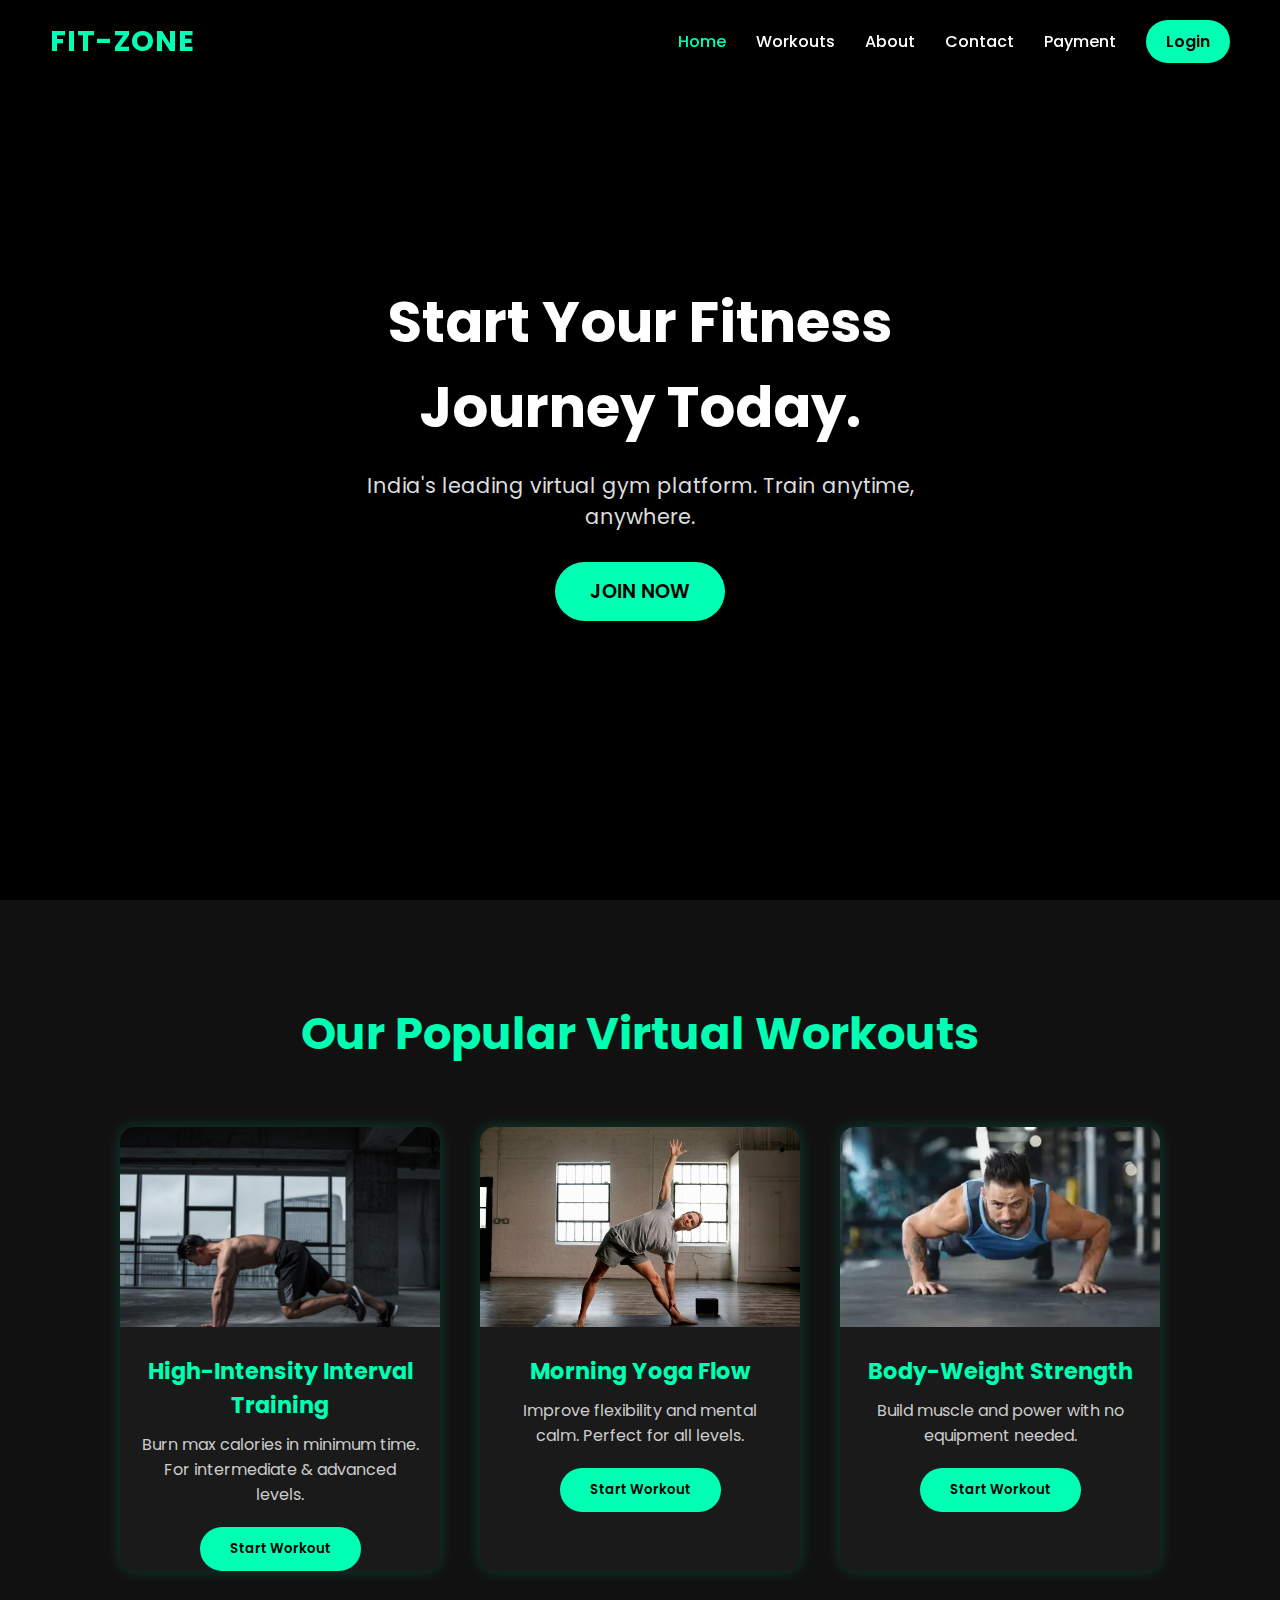
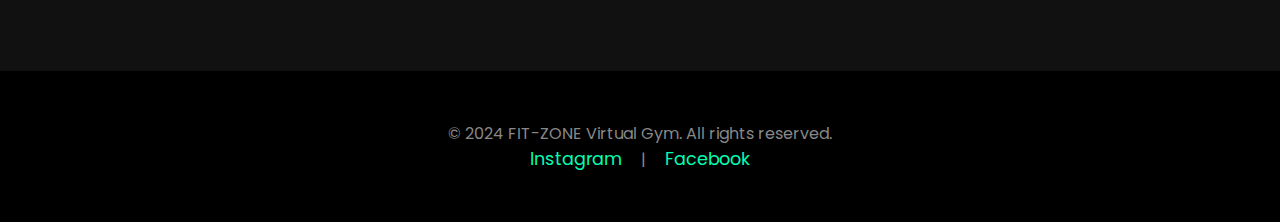
<file: index.html>
<!DOCTYPE html>
<html lang="en">
<head>
  <meta charset="UTF-8">
  <meta name="viewport" content="width=device-width, initial-scale=1.0">
  <title>FIT-ZONE | Virtual Gym</title>
  <link href="https://fonts.googleapis.com/css2?family=Montserrat:wght@400;700&family=Poppins:wght@300;400;600&display=swap" rel="stylesheet">
  
  <style>
    *{margin:0;padding:0;box-sizing:border-box;font-family:'Poppins',sans-serif}
    body{background:#000;color:#fff;overflow-x:hidden}

    /* HEADER - Clean version */
    header{display:flex;justify-content:space-between;align-items:center;padding:20px 50px;background:rgba(0,0,0,0.85);position:fixed;width:100%;top:0;z-index:1000;backdrop-filter:blur(10px)}
    .logo{font-size:1.8rem;font-weight:700;color:#00ffb3;letter-spacing:1px;text-decoration:none}
    nav ul{list-style:none;display:flex;gap:30px;align-items:center}
    nav ul li a{text-decoration:none;color:#fff;font-weight:500;font-size:1rem;transition:.3s;padding:8px 0}
    nav ul li a:hover, nav ul li a.active{color:#00ffb3}
    .cta-btn{background:#00ffb3;color:#000!important;padding:10px 20px;border-radius:30px;font-weight:600}
    .hamburger{display:none;cursor:pointer;font-size:1.8rem;color:#00ffb3}

    @media (max-width:868px){
      .hamburger{display:block}
      nav ul{position:fixed;top:70px;left:-100%;width:100%;height:100vh;background:rgba(0,0,0,0.98);flex-direction:column;justify-content:start;align-items:center;padding-top:60px;transition:left .4s ease;gap:40px;font-size:1.4rem}
      nav ul.active{left:0}
      nav ul li a{font-size:1.3rem}
      header{padding:15px 25px}
      .logo{font-size:1.6rem}
    }

    /* HERO */
    .hero-section{position:relative;height:100vh;background:url('https://images.unsplash.com/photo-1517836357463-d25dfeac3438?auto=format&fit=crop&w=1920&q=80') center/cover;display:flex;align-items:center;justify-content:center;text-align:center}
    .hero-section::before{content:"";position:absolute;top:0;left:0;width:100%;height:100%;background:rgba(0,0,0,0.6)}
    .hero-content{position:relative;z-index:1;max-width:700px;padding:20px}
    .hero-content h1{font-size:3.5rem;margin-bottom:20px}
    .hero-content p{font-size:1.3rem;margin-bottom:30px;color:#ddd}
    .main-cta{background:#00ffb3;color:#000;padding:15px 35px;border-radius:30px;text-decoration:none;font-weight:600;font-size:1.2rem;transition:.3s;display:inline-block}
    .main-cta:hover{background:#00d49a;transform:scale(1.05)}

    /* WORKOUTS */
    .workouts-section{padding:100px 20px;background:#111;text-align:center}
    .workouts-section h2{font-size:2.8rem;color:#00ffb3;margin-bottom:60px}
    .card-container{display:flex;flex-wrap:wrap;justify-content:center;gap:40px;max-width:1300px;margin:0 auto}
    .workout-card{background:#1a1a1a;border-radius:15px;width:320px;overflow:hidden;box-shadow:0 0 15px rgba(0,255,179,0.2);transition:.4s}
    .workout-card:hover{transform:translateY(-12px);box-shadow:0 0 25px rgba(0,255,179,0.4)}
    .workout-card img{width:100%;height:200px;object-fit:cover}
    .workout-card h3{margin:20px 0 10px;color:#00ffb3;font-size:1.4rem}
    .workout-card p{padding:0 20px;color:#ccc;margin-bottom:20px}
    .card-btn{background:#00ffb3;color:#000;border:none;padding:12px 30px;border-radius:30px;font-weight:600;cursor:pointer;transition:.3s}
    .card-btn:hover{background:#00d49a}

    /* FOOTER */
    .footer{background:#000;text-align:center;padding:50px 20px;color:#888}
    .footer .social-links a{color:#00ffb3;margin:0 15px;text-decoration:none;font-size:1.1rem}

    @media (max-width:768px){
      .hero-content h1{font-size:2.8rem}
      .workouts-section h2{font-size:2.3rem}
    }
    @media (max-width:480px){
      .hero-content h1{font-size:2.3rem}
      .hero-content p{font-size:1.1rem}
      .workout-card{width:100%;max-width:340px}
    }
  </style>
</head>
<body>

  <!-- HEADER - Clean: Logo + Hamburger only on mobile -->
  <header>
    <a href="index.html" class="logo">FIT-ZONE</a>

    <nav>
      <ul id="navMenu">
        <li><a href="index.html" class="active">Home</a></li>
        <li><a href="more.html">Workouts</a></li>
        <li><a href="about.html">About</a></li>
        <li><a href="contact.html">Contact</a></li>
        <li><a href="payment.html">Payment</a></li>
        <li><a href="login.html" class="cta-btn">Login</a></li>
      </ul>
    </nav>
    <div class="hamburger" onclick="toggleMenu()">☰</div>
  </header>

  <!-- HERO -->
  <section class="hero-section">
    <div class="hero-content">
      <h1>Start Your Fitness Journey Today.</h1>
      <p>India's leading virtual gym platform. Train anytime, anywhere.</p>
      <a href="login.html" class="main-cta">JOIN NOW</a>
    </div>
  </section>

  <!-- WORKOUTS -->
  <section class="workouts-section">
    <h2>Our Popular Virtual Workouts</h2>
    <div class="card-container">
      <div class="workout-card">
        <img src="./Images/high-intensity-interval-training-HIIT-1024x576.png" alt="HIIT">
        <h3>High-Intensity Interval Training</h3>
        <p>Burn max calories in minimum time. For intermediate & advanced levels.</p>
        <button class="card-btn">Start Workout</button>
      </div>
      <div class="workout-card">
        <img src="./Images/Morning-Power-Yoga_FLOW_2.jpg" alt="Yoga">
        <h3>Morning Yoga Flow</h3>
        <p>Improve flexibility and mental calm. Perfect for all levels.</p>
        <button class="card-btn">Start Workout</button>
      </div>
      <div class="workout-card">
        <img src="./Images/OIP.webp" alt="Strength">
        <h3>Body-Weight Strength</h3>
        <p>Build muscle and power with no equipment needed.</p>
        <button class="card-btn">Start Workout</button>
      </div>
    </div>
  </section>

  <!-- FOOTER -->
  <footer class="footer">
    <p>© 2024 FIT-ZONE Virtual Gym. All rights reserved.</p>
    <div class="social-links">
      <a href="#">Instagram</a> | <a href="#">Facebook</a>
    </div>
  </footer>

  <!-- SCRIPT -->
  <script>
    function toggleMenu() {
      document.getElementById("navMenu").classList.toggle("active");
    }
    document.querySelectorAll("#navMenu a").forEach(link => {
      link.addEventListener("click", () => {
        document.getElementById("navMenu").classList.remove("active");
      });
    });
  </script>
</body>
</html>
</file>
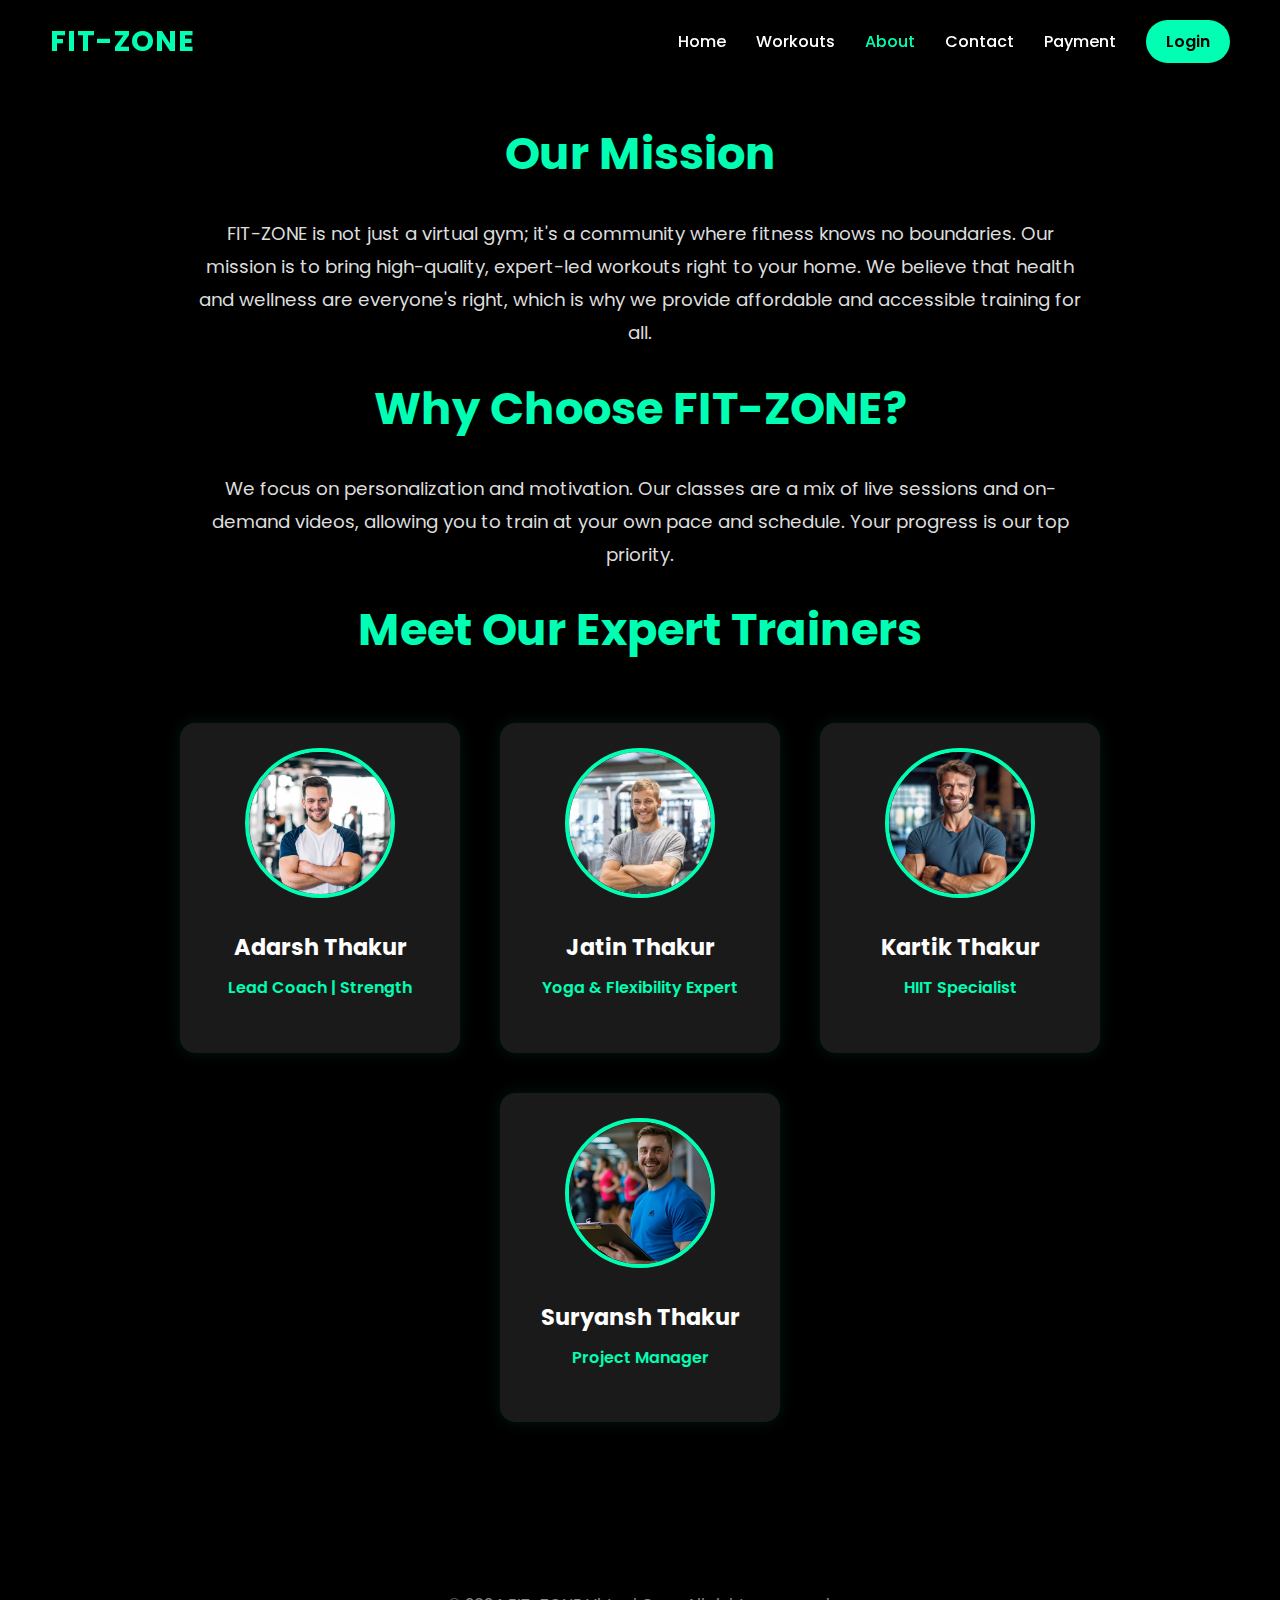
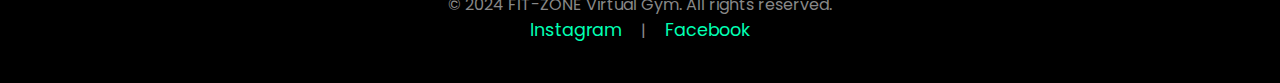
<file: about.html>
<!DOCTYPE html>
<html lang="en">
<head>
  <meta charset="UTF-8">
  <meta name="viewport" content="width=device-width, initial-scale=1.0">
  <title>About Us | FIT-ZONE</title>

  <!-- Google Fonts -->
  <link href="https://fonts.googleapis.com/css2?family=Montserrat:wght@400;700&family=Poppins:wght@300;400;600&display=swap" rel="stylesheet">

  <style>
    *{margin:0;padding:0;box-sizing:border-box;font-family:'Poppins',sans-serif}
    body{background:#000;color:#fff;overflow-x:hidden}
    
    /* HEADER & NAV */
    header{display:flex;justify-content:space-between;align-items:center;padding:20px 50px;background:rgba(0,0,0,0.85);position:fixed;width:100%;top:0;z-index:1000;backdrop-filter:blur(10px)}
    .logo{font-size:1.8rem;font-weight:700;color:#00ffb3;letter-spacing:1px;text-decoration:none}
    nav ul{list-style:none;display:flex;gap:30px;align-items:center}
    nav ul li a{text-decoration:none;color:#fff;font-weight:500;font-size:1rem;transition:.3s;padding:8px 0}
    nav ul li a:hover, nav ul li a.active{color:#00ffb3}
    .cta-btn{background:#00ffb3;color:#000!important;padding:10px 20px!important;border-radius:30px;font-weight:600}
    .hamburger{display:none;cursor:pointer;font-size:1.8rem;color:#00ffb3}

    @media (max-width:868px){
      .hamburger{display:block}
      nav ul{position:fixed;top:70px;left:-100%;width:100%;height:100vh;background:rgba(0,0,0,0.98);flex-direction:column;justify-content:start;align-items:center;padding-top:60px;transition:left .4s ease;gap:40px;font-size:1.4rem}
      nav ul.active{left:0}
      nav ul li a{font-size:1.3rem}
      header{padding:15px 25px}
      .logo{font-size:1.6rem}
    }

    /* ABOUT PAGE CONTENT */
    .page-content{
      padding: 120px 5% 80px;
      max-width: 1200px;
      margin: 0 auto;
      text-align: center;
    }
    .page-content h2{
      font-size: 2.8rem;
      color: #00ffb3;
      margin-bottom: 30px;
    }
    .page-content p{
      font-size: 1.15rem;
      line-height: 1.8;
      color: #ddd;
      margin-bottom: 25px;
      max-width: 900px;
      margin-left: auto;
      margin-right: auto;
    }
    .team-grid{
      display: flex;
      flex-wrap: wrap;
      justify-content: center;
      gap: 40px;
      margin-top: 60px;
    }
    .team-member{
      background: #1a1a1a;
      padding: 25px;
      border-radius: 15px;
      width: 280px;
      transition: 0.3s;
      box-shadow: 0 0 15px rgba(0,255,179,0.1);
    }
    .team-member:hover{
      transform: translateY(-10px);
      box-shadow: 0 0 20px rgba(0,255,179,0.3);
    }
    .team-member img{
      width: 150px;
      height: 150px;
      border-radius: 50%;
      object-fit: cover;
      border: 4px solid #00ffb3;
      margin-bottom: 15px;
    }
    .team-member h3{
      font-size: 1.4rem;
      margin: 10px 0;
      color: #fff;
    }
    .team-member p{
      color: #00ffb3;
      font-weight: 600;
      font-size: 1rem;
    }

    /* FOOTER */
    .footer{
      background:#000;
      text-align:center;
      padding:40px 20px;
      color:#888;
      margin-top: 50px;
    }
    .footer .social-links a{
      color:#00ffb3;
      margin:0 15px;
      text-decoration:none;
      font-size:1.1rem;
    }

    /* Mobile Responsive */
    @media (max-width:768px){
      .page-content h2{font-size:2.2rem}
      .page-content p{font-size:1.05rem}
      .team-member{width:100%;max-width:320px}
    }
    @media (max-width:480px){
      .page-content{padding:100px 5% 60px}
      .page-content h2{font-size:1.9rem}
      .team-member img{width:130px;height:130px}
    }
  </style>
</head>
<body>

  <!-- HEADER -->
  <header>
    <a href="index.html" class="logo">FIT-ZONE</a>
    <nav>
      <ul id="navMenu">
        <li><a href="index.html">Home</a></li>
        <li><a href="more.html">Workouts</a></li>
        <li><a href="about.html" class="active">About</a></li>
        <li><a href="contact.html">Contact</a></li>
        <li><a href="payment.html">Payment</a></li>
        <li><a href="login.html" class="cta-btn">Login</a></li>
      </ul>
    </nav>
    <div class="hamburger" onclick="toggleMenu()">☰</div>
  </header>

  <!-- ABOUT CONTENT -->
  <section class="page-content">
    <h2>Our Mission</h2>
    <p>FIT-ZONE is not just a virtual gym; it's a community where fitness knows no boundaries. Our mission is to bring high-quality, expert-led workouts right to your home. We believe that health and wellness are everyone's right, which is why we provide affordable and accessible training for all.</p>
    
    <h2>Why Choose FIT-ZONE?</h2>
    <p>We focus on personalization and motivation. Our classes are a mix of live sessions and on-demand videos, allowing you to train at your own pace and schedule. Your progress is our top priority.</p>

    <h2>Meet Our Expert Trainers</h2>
    <div class="team-grid">
      <div class="team-member">
        <img src="./Images/istockphoto-1144821170-612x612.jpg" alt="Adarsh Thakur">
        <h3>Adarsh Thakur</h3>
        <p>Lead Coach | Strength</p>
      </div>
      <div class="team-member">
        <img src="./Images/istockphoto-1072395722-612x612.jpg" alt="Jatin Thakur">
        <h3>Jatin Thakur</h3>
        <p>Yoga & Flexibility Expert</p>
      </div>
      <div class="team-member">
        <img src="./Images/1000_F_672563465_dmgzfNuJEt2XErObJv18qdlJnS28zr3U.jpg" alt="Kartik Thakur">
        <h3>Kartik Thakur</h3>
        <p>HIIT Specialist</p>
      </div>
      <div class="team-member">
        <img src="./Images/personal-trainer-workout-gym_1128603-33702.jpg" alt="Suryansh Thakur">
        <h3>Suryansh Thakur</h3>
        <p>Project Manager</p>
      </div>
    </div>
  </section>

  <!-- FOOTER -->
  <footer class="footer">
    <p>© 2024 FIT-ZONE Virtual Gym. All rights reserved.</p>
    <div class="social-links">
      <a href="#">Instagram</a> | <a href="#">Facebook</a>
    </div>
  </footer>

  <!-- JavaScript for Hamburger -->
  <script>
    function toggleMenu() {
      document.getElementById("navMenu").classList.toggle("active");
    }
    document.querySelectorAll("#navMenu a").forEach(link => {
      link.addEventListener("click", () => {
        document.getElementById("navMenu").classList.remove("active");
      });
    });
  </script>

</body>
</html>
</file>
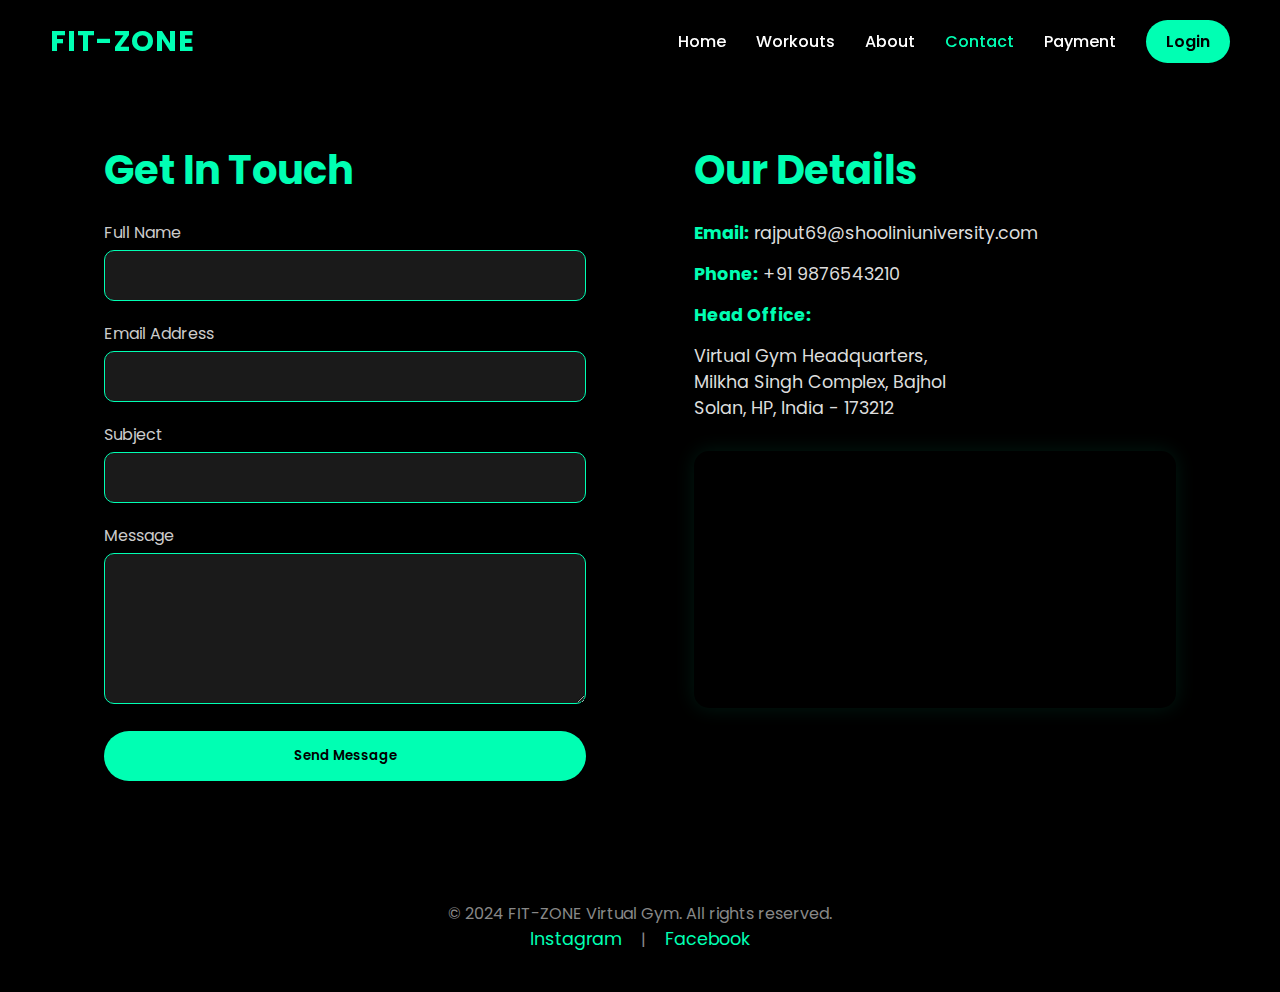
<file: contact.html>
<!DOCTYPE html>
<html lang="en">
<head>
  <meta charset="UTF-8">
  <meta name="viewport" content="width=device-width, initial-scale=1.0">
  <title>Contact Us | FIT-ZONE</title>

  <!-- Google Fonts -->
  <link href="https://fonts.googleapis.com/css2?family=Montserrat:wght@400;700&family=Poppins:wght@300;400;600&display=swap" rel="stylesheet">

  <style>
    *{margin:0;padding:0;box-sizing:border-box;font-family:'Poppins',sans-serif}
    body{background:#000;color:#fff;overflow-x:hidden}

    /* HEADER & NAV - SAME AS INDEX */
    header{display:flex;justify-content:space-between;align-items:center;padding:20px 50px;background:rgba(0,0,0,0.85);position:fixed;width:100%;top:0;z-index:1000;backdrop-filter:blur(10px)}
    .logo{font-size:1.8rem;font-weight:700;color:#00ffb3;letter-spacing:1px;text-decoration:none}
    nav ul{list-style:none;display:flex;gap:30px;align-items:center}
    nav ul li a{text-decoration:none;color:#fff;font-weight:500;font-size:1rem;transition:.3s;padding:8px 0}
    nav ul li a:hover, nav ul li a.active{color:#00ffb3}
    .cta-btn{background:#00ffb3;color:#000!important;padding:10px 20px!important;border-radius:30px;font-weight:600}
    .hamburger{display:none;cursor:pointer;font-size:1.8rem;color:#00ffb3}

    @media (max-width:868px){
      .hamburger{display:block}
      nav ul{position:fixed;top:70px;left:-100%;width:100%;height:100vh;background:rgba(0,0,0,0.98);flex-direction:column;justify-content:start;align-items:center;padding-top:60px;transition:left .4s ease;gap:40px;font-size:1.4rem}
      nav ul.active{left:0}
      nav ul li a{font-size:1.3rem}
      header{padding:15px 25px}
      .logo{font-size:1.6rem}
    }

    /* CONTACT PAGE CONTENT */
    .contact-container{
      display: flex;
      justify-content: space-between;
      gap: 50px;
      padding: 140px 5% 80px;
      max-width: 1200px;
      margin: 0 auto;
    }
    .contact-info, .contact-form-area{
      flex-basis: 45%;
    }
    .contact-form-area h2, .contact-info h2{
      font-size: 2.5rem;
      color: #00ffb3;
      margin-bottom: 20px;
    }
    .contact-info p{
      margin-bottom: 15px;
      font-size: 1.1rem;
      color: #ddd;
    }
    .contact-info strong{
      color: #00ffb3;
    }
    .input-group{
      margin-bottom: 20px;
    }
    .input-group label{
      display: block;
      margin-bottom: 5px;
      color: #ccc;
    }
    .input-group input, .input-group textarea{
      width: 100%;
      padding: 12px;
      border: 1px solid #00ffb3;
      border-radius: 10px;
      background: #1a1a1a;
      color: #fff;
      font-size: 1rem;
      transition: 0.3s;
    }
    .input-group input:focus, .input-group textarea:focus{
      outline: none;
      box-shadow: 0 0 10px rgba(0,255,179,0.3);
    }
    .main-cta{
      background: #00ffb3;
      color: #000;
      border: none;
      padding: 15px 30px;
      border-radius: 30px;
      font-weight: 600;
      cursor: pointer;
      width: 100%;
      transition: 0.3s;
    }
    .main-cta:hover{
      background: #00d49a;
      transform: scale(1.05);
    }
    .map-container{
      margin-top: 30px;
      border-radius: 15px;
      overflow: hidden;
      box-shadow: 0 0 20px rgba(0,255,179,0.1);
    }
    .map-container iframe{
      width: 100%;
      height: 250px;
      border: none;
    }

    /* FOOTER */
    .footer{
      background:#000;
      text-align:center;
      padding:40px 20px;
      color:#888;
    }
    .footer .social-links a{
      color:#00ffb3;
      margin:0 15px;
      text-decoration:none;
      font-size:1.1rem;
    }

    /* Responsive */
    @media (max-width:768px){
      .contact-container{flex-direction:column;gap:30px;padding:120px 5% 60px}
      .contact-info, .contact-form-area{flex-basis:100%}
      .contact-form-area h2, .contact-info h2{font-size:1.8rem}
      .contact-info p{font-size:1rem}
      .map-container iframe{height:200px}
    }
    @media (max-width:480px){
      .contact-container{padding:100px 4% 40px;gap:20px}
      .contact-form-area h2, .contact-info h2{font-size:1.5rem}
      .input-group input, .input-group textarea{padding:10px;font-size:0.95rem}
      .main-cta{padding:12px;font-size:0.95rem}
      .map-container iframe{height:180px}
    }
  </style>
</head>
<body>

  <!-- HEADER -->
  <header>
    <a href="index.html" class="logo">FIT-ZONE</a>
    <nav>
      <ul id="navMenu">
        <li><a href="index.html">Home</a></li>
        <li><a href="more.html">Workouts</a></li>
        <li><a href="about.html">About</a></li>
        <li><a href="contact.html" class="active">Contact</a></li>
        <li><a href="payment.html">Payment</a></li>
        <li><a href="login.html" class="cta-btn">Login</a></li>
      </ul>
    </nav>
    <div class="hamburger" onclick="toggleMenu()">☰</div>
  </header>

  <!-- CONTACT CONTENT -->
  <section class="contact-container">
    <div class="contact-form-area">
      <h2>Get In Touch</h2>
      <form>
        <div class="input-group">
          <label for="name">Full Name</label>
          <input type="text" id="name" required>
        </div>
        <div class="input-group">
          <label for="email">Email Address</label>
          <input type="email" id="email" required>
        </div>
        <div class="input-group">
          <label for="subject">Subject</label>
          <input type="text" id="subject" required>
        </div>
        <div class="input-group">
          <label for="message">Message</label>
          <textarea id="message" rows="5" required></textarea>
        </div>
        <button type="submit" class="main-cta">Send Message</button>
      </form>
    </div>

    <div class="contact-info">
      <h2>Our Details</h2>
      <p><strong>Email:</strong> rajput69@shooliniuniversity.com</p>
      <p><strong>Phone:</strong> +91 9876543210</p>
      <p><strong>Head Office:</strong></p>
      <p>Virtual Gym Headquarters,<br>
         Milkha Singh Complex, Bajhol <br>
         Solan, HP, India - 173212</p>
      <div class="map-container">
        <iframe src="https://www.google.com/maps/embed?pb=!1m18!1m12!1m3!1d3393.187383674684!2d77.1082697!3d30.8872688!2m3!1f0!2f0!3f0!3m2!1i1024!2i768!4f13.1!3m3!1m2!1s0x39058b7352352937%3A0x1d3f2372e9a7246b!2sShoolini%20University%20of%20Biotechnology%20and%20Management%20Sciences!5e0!3m2!1sen!en!4v1635398400000!5m2!1sen!en" allowfullscreen="" loading="lazy"></iframe>
      </div>
    </div>
  </section>

  <!-- FOOTER -->
  <footer class="footer">
    <p>© 2024 FIT-ZONE Virtual Gym. All rights reserved.</p>
    <div class="social-links">
      <a href="#">Instagram</a> | <a href="#">Facebook</a>
    </div>
  </footer>

  <!-- Hamburger Menu Script -->
  <script>
    function toggleMenu() {
      document.getElementById("navMenu").classList.toggle("active");
    }
    document.querySelectorAll("#navMenu a").forEach(link => {
      link.addEventListener("click", () => {
        document.getElementById("navMenu").classList.remove("active");
      });
    });
  </script>

</body>
</html>
</file>
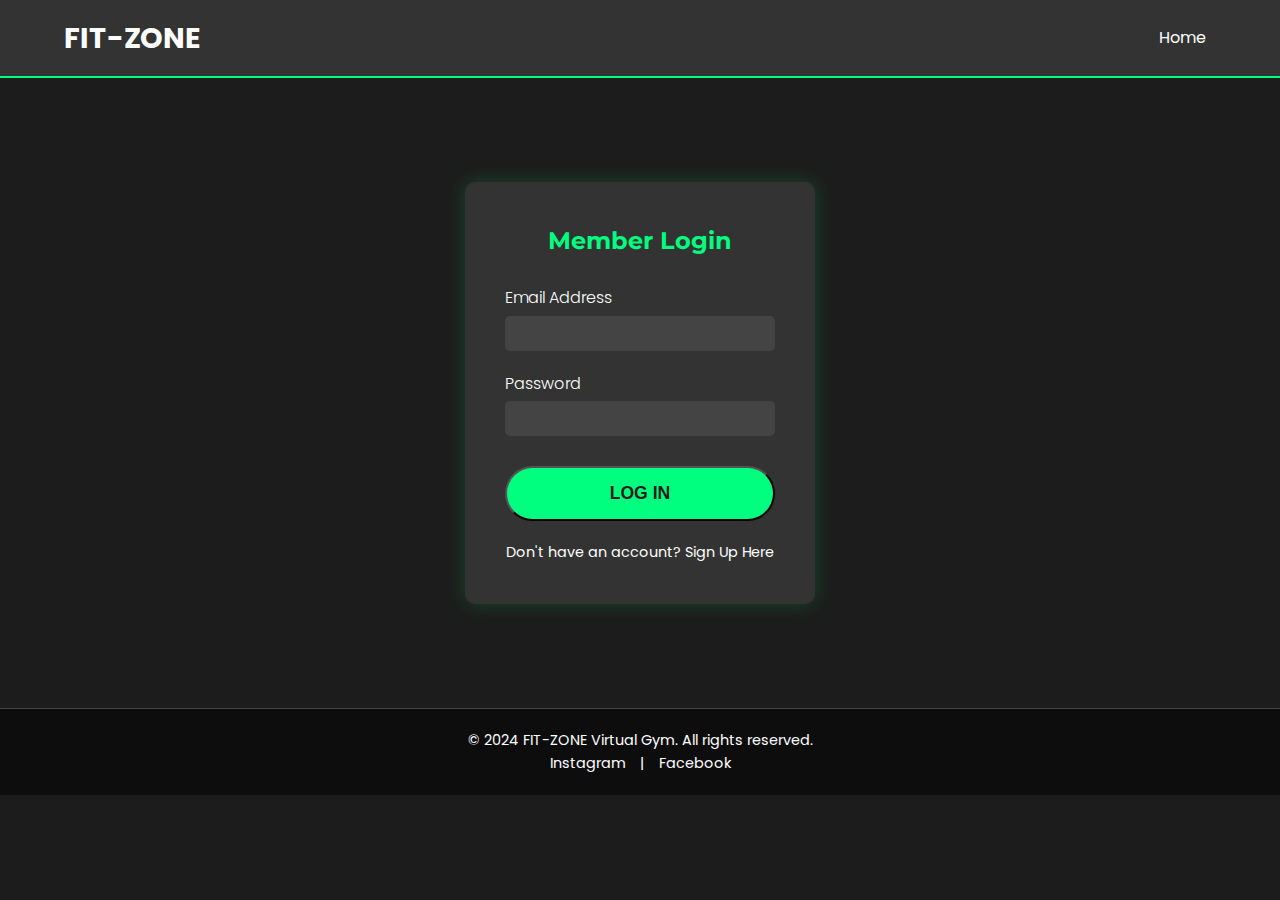
<file: login.html>
<!DOCTYPE html>
<html lang="en">
<head>
    <meta charset="UTF-8">
    <meta name="viewport" content="width=device-width, initial-scale=1.0">
    <title>Login | FIT-ZONE</title>
    <link rel="stylesheet" href="css/style.css">
    <link href="https://fonts.googleapis.com/css2?family=Montserrat:wght@400;700&family=Poppins:wght@300;400&display=swap" rel="stylesheet">
</head>
<body>
    <header class="header">
        <div class="logo"><a href="index.html">FIT-ZONE</a></div>
        <nav>
            <ul>
                <li><a href="index.html">Home</a></li>
            </ul>
        </nav>
    </header>

    <section class="login-container">
        <div class="login-form-box">
            <h2>Member Login</h2>
            <form>
                <div class="input-group">
                    <label for="email">Email Address</label>
                    <input type="email" id="email" required>
                </div>
                <div class="input-group">
                    <label for="password">Password</label>
                    <input type="password" id="password" required>
                </div>
                <button type="submit" class="main-cta">Log In</button>
            </form>
            <p class="signup-link">Don't have an account? <a href="#">Sign Up Here</a></p>
        </div>
    </section>

    <footer class="footer">
        <p>&copy; 2024 FIT-ZONE Virtual Gym. All rights reserved.</p>
        <div class="social-links">
            <a href="#">Instagram</a> | <a href="#">Facebook</a>
        </div>
    </footer>
</body>
</html>
</file>
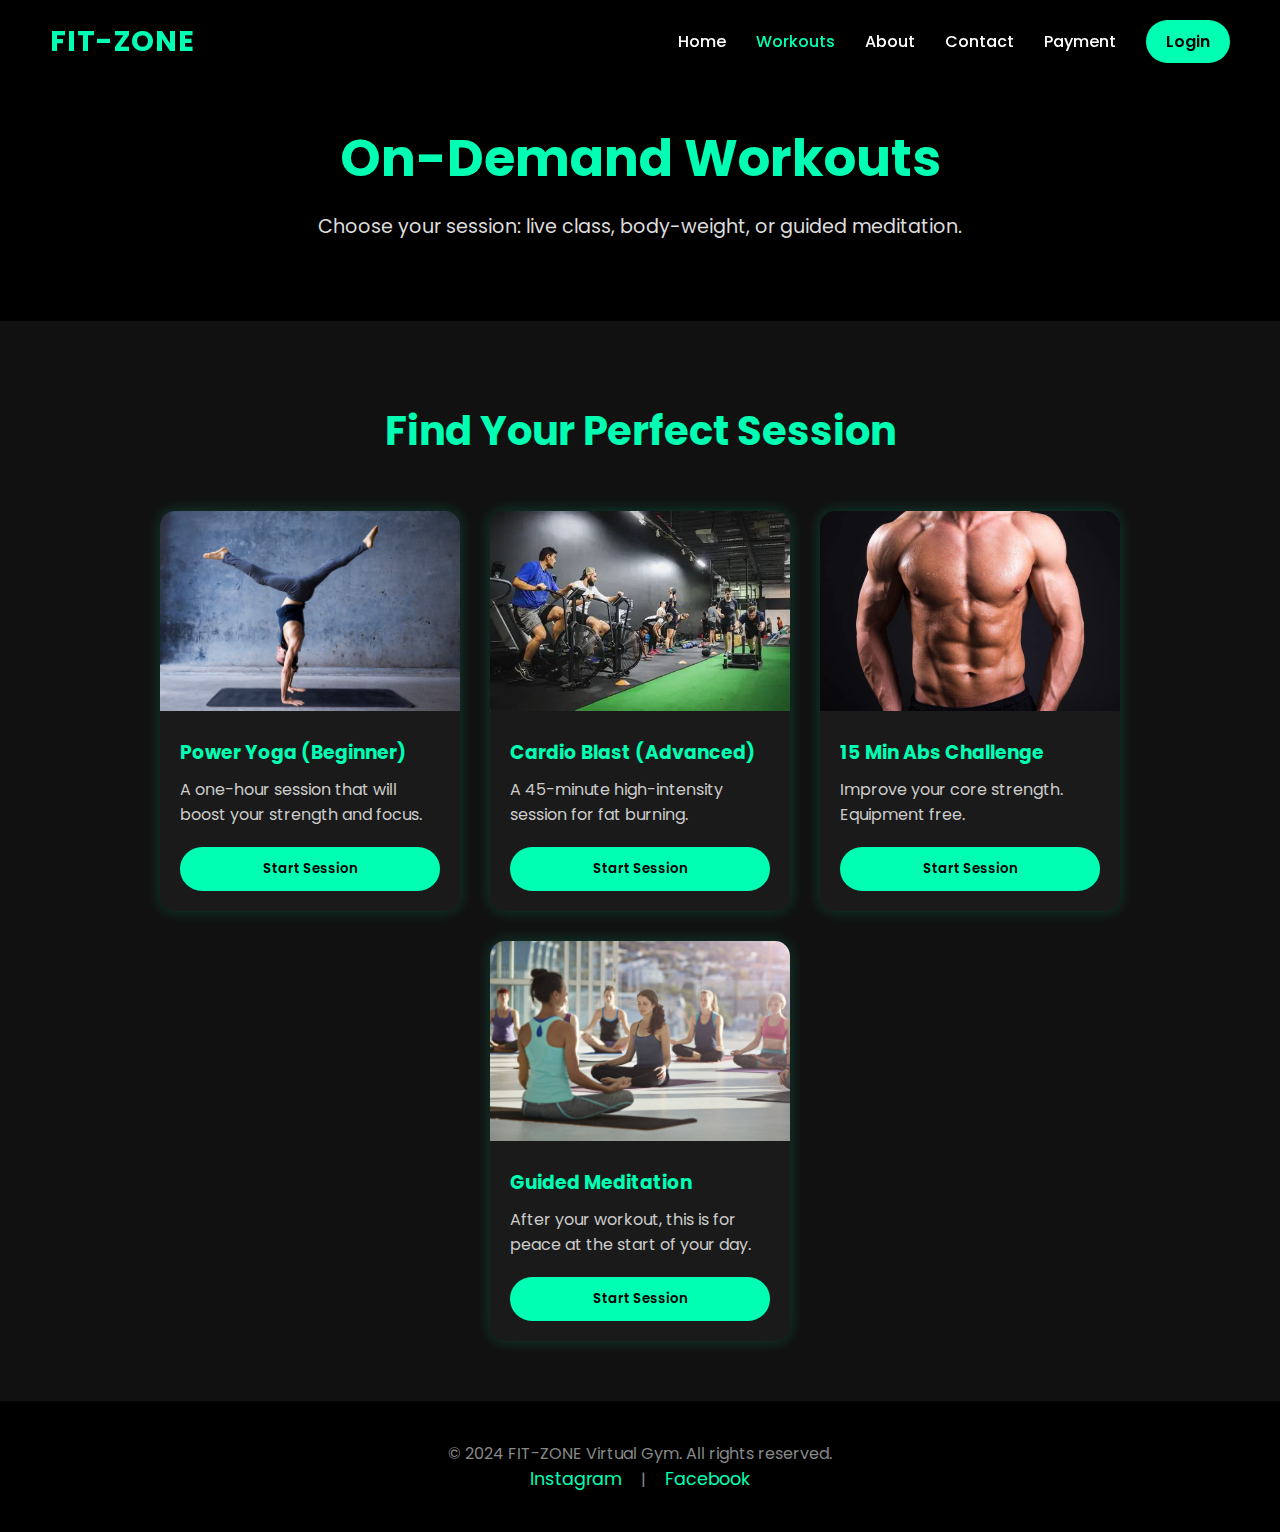
<file: more.html>
<!DOCTYPE html>
<html lang="en">
<head>
  <meta charset="UTF-8">
  <meta name="viewport" content="width=device-width, initial-scale=1.0">
  <title>Workouts & Classes | FIT-ZONE</title>

  <!-- Google Fonts -->
  <link href="https://fonts.googleapis.com/css2?family=Montserrat:wght@400;700&family=Poppins:wght@300;400;600&display=swap" rel="stylesheet">

  <style>
    *{margin:0;padding:0;box-sizing:border-box;font-family:'Poppins',sans-serif}
    body{background:#000;color:#fff;overflow-x:hidden}
    
    /* HEADER & NAV */
    header{display:flex;justify-content:space-between;align-items:center;padding:20px 50px;background:rgba(0,0,0,0.85);position:fixed;width:100%;top:0;z-index:1000;backdrop-filter:blur(10px)}
    .logo{font-size:1.8rem;font-weight:700;color:#00ffb3;letter-spacing:1px;text-decoration:none}
    nav ul{list-style:none;display:flex;gap:30px;align-items:center}
    nav ul li a{text-decoration:none;color:#fff;font-weight:500;font-size:1rem;transition:.3s;padding:8px 0}
    nav ul li a:hover, nav ul li a.active{color:#00ffb3}
    .cta-btn{background:#00ffb3;color:#000!important;padding:10px 20px!important;border-radius:30px;font-weight:600}
    .hamburger{display:none;cursor:pointer;font-size:1.8rem;color:#00ffb3}

    @media (max-width:868px){
      .hamburger{display:block}
      nav ul{position:fixed;top:70px;left:-100%;width:100%;height:100vh;background:rgba(0,0,0,0.98);flex-direction:column;justify-content:start;align-items:center;padding-top:60px;transition:left .4s ease;gap:40px;font-size:1.4rem}
      nav ul.active{left:0}
      nav ul li a{font-size:1.3rem}
      header{padding:15px 25px}
      .logo{font-size:1.6rem}
    }

    /* PAGE HEADER */
    .page-header{
      background: linear-gradient(rgba(0,0,0,0.7), rgba(0,0,0,0.7)), url('https://images.unsplash.com/photo-1534438327276-14dd86d3d7e4?auto=format&fit=crop&w=1920&q=80');
      background-size: cover;
      background-position: center;
      padding: 120px 5% 80px;
      text-align: center;
      position: relative;
    }
    .page-header::before{content:"";position:absolute;top:0;left:0;right:0;bottom:0;background:rgba(0,0,0,0.4)}
    .page-header h1{font-size:3.2rem;color:#00ffb3;margin-bottom:15px;position:relative;z-index:1}
    .page-header p{font-size:1.2rem;color:#ddd;position:relative;z-index:1}

    /* WORKOUTS LIST */
    .workouts-list{
      padding: 80px 5% 60px;
      text-align: center;
      background: #111;
    }
    .workouts-list h2{
      font-size: 2.5rem;
      color: #00ffb3;
      margin-bottom: 50px;
    }
    .card-container{
      display: flex;
      flex-wrap: wrap;
      justify-content: center;
      gap: 30px;
      max-width: 1200px;
      margin: 0 auto;
    }
    .workout-card{
      background: #1a1a1a;
      border-radius: 15px;
      width: 300px;
      overflow: hidden;
      box-shadow: 0 0 15px rgba(0,255,179,0.2);
      transition: 0.3s;
    }
    .workout-card:hover{
      transform: translateY(-10px);
    }
    .workout-card img{
      width: 100%;
      height: 200px;
      object-fit: cover;
    }
    .workout-card h3{
      margin: 20px 0 10px;
      color: #00ffb3;
      padding: 0 20px;
      text-align: left;
    }
    .workout-card p{
      padding: 0 20px;
      color: #ccc;
      text-align: left;
      margin-bottom: 20px;
    }
    .card-btn{
      background: #00ffb3;
      color: #000;
      border: none;
      padding: 12px 25px;
      border-radius: 25px;
      cursor: pointer;
      font-weight: 600;
      margin: 0 20px 20px;
      transition: 0.3s;
      width: calc(100% - 40px);
      text-align: center;
    }
    .card-btn:hover{
      background: #00d49a;
    }

    /* FOOTER */
    .footer{
      background:#000;
      text-align:center;
      padding:40px 20px;
      color:#888;
    }
    .footer .social-links a{
      color:#00ffb3;
      margin:0 15px;
      text-decoration:none;
      font-size:1.1rem;
    }

    /* Mobile Responsive */
    @media (max-width:768px){
      .page-header{padding:100px 5% 60px}
      .page-header h1{font-size:2.5rem}
      .page-header p{font-size:1.1rem}
      .workouts-list h2{font-size:2rem}
      .workout-card{width:100%;max-width:320px}
    }
    @media (max-width:480px){
      .page-header{padding:80px 5% 40px}
      .page-header h1{font-size:2rem}
      .workouts-list{padding:60px 5% 40px}
      .workouts-list h2{font-size:1.7rem}
      .workout-card img{height:180px}
    }
  </style>
</head>
<body>

  <!-- HEADER -->
  <header>
    <a href="index.html" class="logo">FIT-ZONE</a>
    <nav>
      <ul id="navMenu">
        <li><a href="index.html">Home</a></li>
        <li><a href="more.html" class="active">Workouts</a></li>
        <li><a href="about.html">About</a></li>
        <li><a href="contact.html">Contact</a></li>
        <li><a href="payment.html">Payment</a></li>
        <li><a href="login.html" class="cta-btn">Login</a></li>
      </ul>
    </nav>
    <div class="hamburger" onclick="toggleMenu()">☰</div>
  </header>

  <!-- PAGE HEADER -->
  <section class="page-header">
    <h1>On-Demand Workouts</h1>
    <p>Choose your session: live class, body-weight, or guided meditation.</p>
  </section>

  <!-- WORKOUTS LIST -->
  <section class="workouts-list">
    <h2>Find Your Perfect Session</h2>
    <div class="card-container">
      <div class="workout-card">
        <img src="./Images/5-17.jpg" alt="Power Yoga">
        <h3>Power Yoga (Beginner)</h3>
        <p>A one-hour session that will boost your strength and focus.</p>
        <button class="card-btn">Start Session</button>
      </div>
      <div class="workout-card">
        <img src="./Images/OIP (1).webp" alt="Cardio Blast">
        <h3>Cardio Blast (Advanced)</h3>
        <p>A 45-minute high-intensity session for fat burning.</p>
        <button class="card-btn">Start Session</button>
      </div>
      <div class="workout-card">
        <img src="./Images/64572607_s.webp" alt="Abs & Core">
        <h3>15 Min Abs Challenge</h3>
        <p>Improve your core strength. Equipment free.</p>
        <button class="card-btn">Start Session</button>
      </div>
      <div class="workout-card">
        <img src="./Images/GettyImages-640630221-5b81520446e0fb00258fa1ff.jpg" alt="Meditation">
        <h3>Guided Meditation</h3>
        <p>After your workout, this is for peace at the start of your day.</p>
        <button class="card-btn">Start Session</button>
      </div>
    </div>
  </section>

  <!-- FOOTER -->
  <footer class="footer">
    <p>© 2024 FIT-ZONE Virtual Gym. All rights reserved.</p>
    <div class="social-links">
      <a href="#">Instagram</a> | <a href="#">Facebook</a>
    </div>
  </footer>

  <!-- JavaScript for Hamburger -->
  <script>
    function toggleMenu() {
      document.getElementById("navMenu").classList.toggle("active");
    }
    document.querySelectorAll("#navMenu a").forEach(link => {
      link.addEventListener("click", () => {
        document.getElementById("navMenu").classList.remove("active");
      });
    });
  </script>

</body>
</html>
</file>
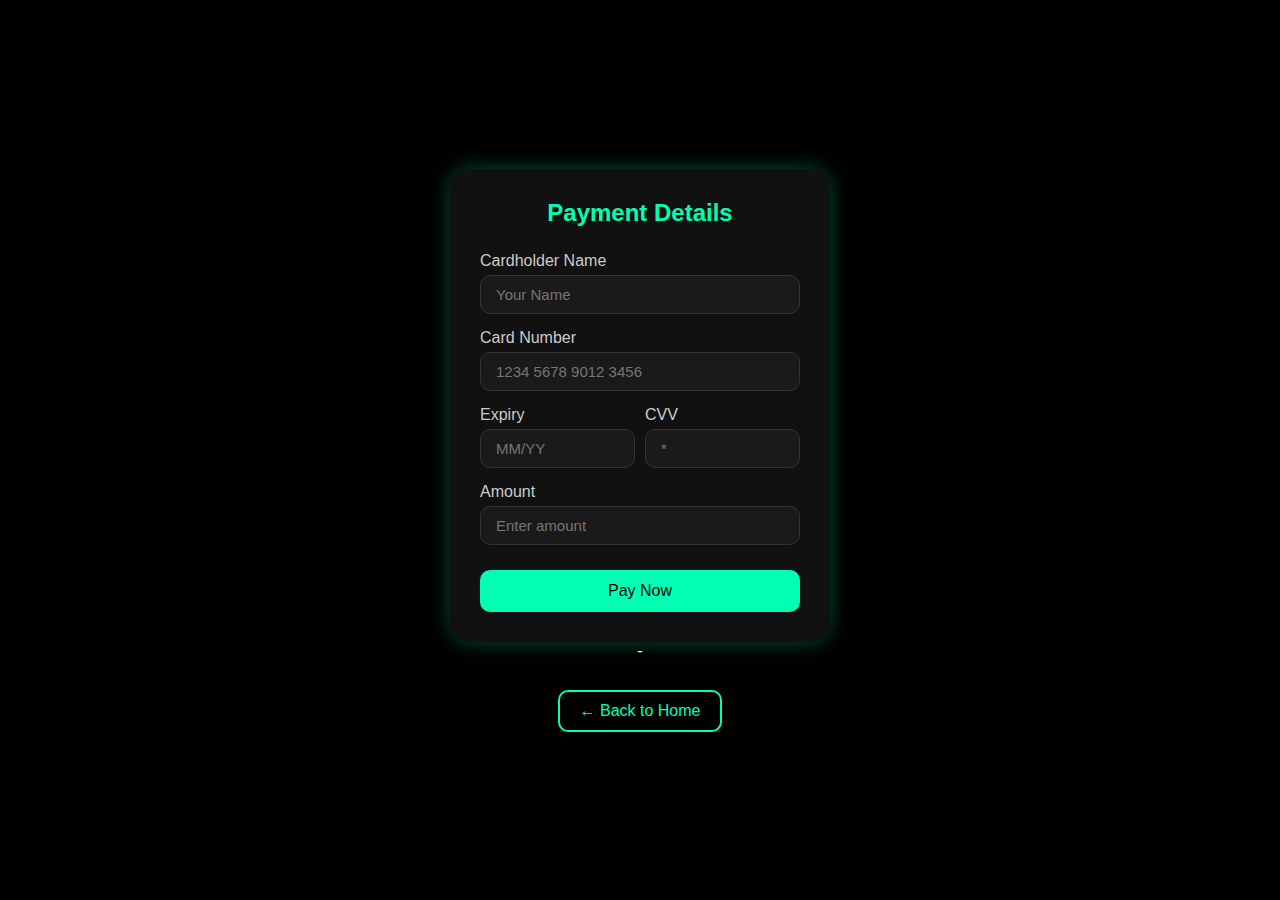
<file: payment.html>
<!DOCTYPE html>
<html lang="en">
<head>
  <meta charset="UTF-8">
  <meta name="viewport" content="width=device-width, initial-scale=1.0">
  <title>FIT-ZONE | Payment</title>
  <style>
    * {
      margin: 0;
      padding: 0;
      box-sizing: border-box;
      font-family: 'Poppins', sans-serif;
    }

    body {
      background-color: #000;
      color: #fff;
      display: flex;
      justify-content: center;
      align-items: center;
      height: 100vh;
      flex-direction: column;
    }

    .payment-container {
      background: #111;
      padding: 30px;
      border-radius: 20px;
      width: 380px;
      box-shadow: 0 0 20px rgba(0, 255, 179, 0.3);
    }

    h2 {
      text-align: center;
      color: #00ffb3;
      margin-bottom: 25px;
    }

    label {
      display: block;
      margin-top: 15px;
      font-weight: 500;
      color: #ccc;
    }

    input {
      width: 100%;
      padding: 10px 15px;
      border-radius: 10px;
      border: 1px solid #333;
      background: #1a1a1a;
      color: #fff;
      margin-top: 5px;
      font-size: 15px;
    }

    input:focus {
      border-color: #00ffb3;
      outline: none;
    }

    .btn {
      width: 100%;
      background: #00ffb3;
      color: #000;
      padding: 12px;
      border: none;
      border-radius: 10px;
      margin-top: 25px;
      font-size: 16px;
      cursor: pointer;
      transition: background 0.3s;
    }

    .btn:hover {
      background: #00cc8a;
    }

    .success {
      display: none;
      text-align: center;
      color: #00ffb3;
      font-size: 18px;
      margin-top: 15px;
    }

    /* Back button styling */
    .back-btn {
      margin-top: 30px;
      background: none;
      border: 2px solid #00ffb3;
      color: #00ffb3;
      padding: 10px 20px;
      border-radius: 10px;
      text-decoration: none;
      font-weight: 500;
      transition: all 0.3s;
    }

    .back-btn:hover {
      background: #00ffb3;
      color: #000;
      box-shadow: 0 0 10px #00ffb3;
    }

    /* Mobile Responsive */
    @media (max-width: 768px) {
      body {
        height: auto;
        padding: 20px 0;
      }
      
      .payment-container {
        width: 90%;
        max-width: 350px;
        padding: 20px;
      }
      
      h2 {
        font-size: 1.5em;
      }
      
      .btn {
        padding: 10px;
        font-size: 14px;
      }
    }

    @media (max-width: 480px) {
      .payment-container {
        width: 95%;
        padding: 15px;
      }
      
      h2 {
        font-size: 1.3em;
        margin-bottom: 15px;
      }
      
      label {
        font-size: 0.9em;
        margin-top: 10px;
      }
      
      input {
        padding: 8px 10px;
        font-size: 14px;
      }
      
      .btn {
        margin-top: 15px;
        padding: 9px;
      }
      
      .back-btn {
        margin-top: 15px;
        padding: 8px 15px;
        font-size: 0.9em;
      }
    }
  </style>
</head>
<body>
  <div class="payment-container">
    <h2>Payment Details</h2>
    <form id="paymentForm">
      <label>Cardholder Name</label>
      <input type="text" placeholder="Your Name" required />

      <label>Card Number</label>
      <input type="text" maxlength="16" placeholder="1234 5678 9012 3456" required />

      <div style="display: flex; gap: 10px;">
        <div style="flex: 1;">
          <label>Expiry</label>
          <input type="text" maxlength="5" placeholder="MM/YY" required />
        </div>
        <div style="flex: 1;">
          <label>CVV</label>
          <input type="password" maxlength="3" placeholder="*" required />
        </div>
      </div>

      <label>Amount</label>
      <input type="number" placeholder="Enter amount" required />

      <button type="submit" class="btn">Pay Now</button>
      <p class="success" id="successMsg">✅ Payment Successful!</p>
    </form>
  </div>

  <!-- Back to Home Button -->-
  <a href="index.html" class="back-btn">← Back to Home</a>

  <script>
    const form = document.getElementById("paymentForm");
    const successMsg = document.getElementById("successMsg");

    form.addEventListener("submit", (e) => {
      e.preventDefault();
      successMsg.style.display = "block";
      form.reset();
    });
  </script>
</body>
</html>
</file>
<file: css/style.css>
/* GLOBAL STYLES */
* {
    margin: 0;
    padding: 0;
    box-sizing: border-box;
}

:root {
    --bg-color: #1c1c1c; /* Dark Background */
    --accent-color: #00FF7F; /* Neon Green Accent */
    --text-color: #ffffff;
    --secondary-bg: #333333;
}

body {
    font-family: 'Poppins', sans-serif;
    background-color: var(--bg-color);
    color: var(--text-color);
    line-height: 1.6;
}

a {
    color: var(--text-color);
    text-decoration: none;
    transition: color 0.3s;
}

a:hover {
    color: var(--accent-color);
}

h1, h2, h3 {
    font-family: 'Montserrat', sans-serif;
    color: var(--text-color);
}

/* HEADER AND NAVIGATION */
.header {
    display: flex;
    justify-content: space-between;
    align-items: center;
    padding: 15px 5%;
    background-color: var(--secondary-bg);
    border-bottom: 2px solid var(--accent-color);
}

.logo {
    font-size: 1.8em;
    font-weight: 700;
    color: var(--accent-color);
}

nav ul {
    list-style: none;
    display: flex;
}

nav ul li {
    margin-left: 20px;
}

nav ul li a {
    padding: 5px 10px;
}

.cta-btn {
    background-color: var(--accent-color);
    color: var(--bg-color) !important;
    padding: 8px 15px;
    border-radius: 5px;
    font-weight: 700;
    transition: background-color 0.3s;
}

.cta-btn:hover {
    background-color: #00cc66; /* Slightly darker green */
    color: var(--bg-color) !important;
}

/* HERO SECTION */
.hero-section {
    background: url('https://via.placeholder.com/1400x600?text=High+Energy+Fitness+Image') no-repeat center center/cover;
    height: 60vh;
    display: flex;
    align-items: center;
    justify-content: center;
    text-align: center;
    position: relative;
}

.hero-section::before {
    content: '';
    position: absolute;
    top: 0;
    left: 0;
    right: 0;
    bottom: 0;
    background-color: rgba(0, 0, 0, 0.5); /* Dark overlay */
}

.hero-content {
    position: relative;
    z-index: 2;
}

.hero-content h1 {
    font-size: 3.5em;
    margin-bottom: 10px;
}

.hero-content p {
    font-size: 1.2em;
    margin-bottom: 25px;
}

.main-cta {
    background-color: var(--accent-color);
    color: var(--bg-color);
    padding: 15px 30px;
    border-radius: 50px;
    font-size: 1.1em;
    font-weight: 700;
    text-transform: uppercase;
    transition: transform 0.3s;
    display: inline-block;
}

.main-cta:hover {
    transform: scale(1.05);
}

/* WORKOUTS SECTION */
.workouts-section {
    padding: 80px 5%;
    text-align: center;
}

.workouts-section h2 {
    font-size: 2.5em;
    margin-bottom: 50px;
}

.card-container {
    display: flex;
    justify-content: space-around;
    gap: 20px;
    flex-wrap: wrap;
}

.workout-card {
    background-color: var(--secondary-bg);
    padding: 20px;
    border-radius: 10px;
    width: 30%; /* 3 cards in a row */
    box-shadow: 0 4px 8px rgba(0, 0, 0, 0.3);
    transition: transform 0.3s;
}

.workout-card:hover {
    transform: translateY(-10px);
    border: 1px solid var(--accent-color);
}

.workout-card img {
    width: 100%;
    height: auto;
    border-radius: 8px;
    margin-bottom: 15px;
}

.workout-card h3 {
    color: var(--accent-color);
    margin-bottom: 10px;
}

.card-btn {
    background-color: var(--accent-color);
    color: var(--bg-color);
    border: none;
    padding: 10px 20px;
    border-radius: 5px;
    cursor: pointer;
    margin-top: 15px;
    font-weight: 700;
}

/* LOGIN CONTAINER */
.login-container {
    height: 70vh;
    display: flex;
    justify-content: center;
    align-items: center;
}

.login-form-box {
    background-color: var(--secondary-bg);
    padding: 40px;
    border-radius: 10px;
    box-shadow: 0 0 20px rgba(0, 255, 127, 0.2); /* Neon shadow */
    width: 350px;
    text-align: center;
}

.login-form-box h2 {
    color: var(--accent-color);
    margin-bottom: 25px;
}

.input-group {
    text-align: left;
    margin-bottom: 20px;
}

.input-group label {
    display: block;
    margin-bottom: 5px;
    font-weight: 300;
}

.input-group input {
    width: 100%;
    padding: 10px;
    border: none;
    border-radius: 5px;
    background-color: #444;
    color: var(--text-color);
}

.login-form-box .main-cta {
    width: 100%;
    margin-top: 10px;
}

.signup-link {
    margin-top: 20px;
    font-size: 0.9em;
}

/* FOOTER */
.footer {
    background-color: #0d0d0d;
    text-align: center;
    padding: 20px 5%;
    font-size: 0.9em;
    border-top: 1px solid #444;
}

.social-links a {
    margin: 0 10px;
}

/* RESPONSIVE DESIGN (FOR MOBILE PHONES) */
@media (max-width: 768px) {
    /* keep header horizontal and allow nav to scroll if it overflows */
    .header {
        flex-direction: row;
        justify-content: space-between;
        align-items: center;
        padding: 12px 3%;
        gap: 10px;
    }

    .logo {
        font-size: 1.5em;
        margin-bottom: 0;
        flex-shrink: 0;
    }

    nav {
        flex: 1 1 auto;
    }

    nav ul {
        display: flex;
        flex-direction: row;     /* force horizontal */
        align-items: center;
        gap: 10px;
        justify-content: flex-end;
        flex-wrap: nowrap;       /* prevent vertical wrap */
        overflow-x: auto;        /* allow horizontal scroll on very small devices */
        -webkit-overflow-scrolling: touch;
        padding: 6px 0;
    }

    nav ul li {
        margin-left: 0;
        white-space: nowrap;
    }

    .hero-content h1 {
        font-size: 2em;
    }

    .hero-content p {
        font-size: 1em;
    }

    .hero-section {
        height: 50vh;
    }

    .workouts-section {
        padding: 40px 3%;
    }

    .workouts-section h2 {
        font-size: 1.8em;
        margin-bottom: 30px;
    }

    .card-container {
        flex-direction: column;
        align-items: center;
        gap: 15px;
    }

    .workout-card {
        width: 90%;
        max-width: 350px;
    }

    .login-form-box {
        width: 85%;
        max-width: 300px;
        padding: 25px;
    }

    .login-container {
        height: auto;
        padding: 30px 10px;
    }
}

@media (max-width: 480px) {
    .header {
        flex-direction: row;
        padding: 10px 2%;
        gap: 8px;
        align-items: center;
    }

    .logo {
        font-size: 1.2em;
        flex-shrink: 0;
    }

    nav ul {
        display: flex;
        flex-direction: row;
        gap: 8px;
        flex-wrap: nowrap;
        justify-content: flex-end;
        overflow-x: auto;
        padding: 4px 0;
    }

    nav ul li {
        margin: 0 6px;
        white-space: nowrap;
    }

    nav ul li a {
        font-size: 0.85em;
        padding: 4px 8px;
    }

    .cta-btn {
        padding: 6px 10px;
        font-size: 0.85em;
    }

    .hero-section {
        height: 40vh;
    }

    .hero-content h1 {
        font-size: 1.5em;
        margin-bottom: 10px;
    }

    .hero-content p {
        font-size: 0.9em;
        margin-bottom: 15px;
    }

    .main-cta {
        padding: 10px 20px;
        font-size: 0.95em;
    }

    .workouts-section {
        padding: 30px 2%;
    }

    .workouts-section h2 {
        font-size: 1.5em;
        margin-bottom: 20px;
    }

    .workout-card {
        width: 100%;
        max-width: 280px;
    }

    .workout-card img {
        height: 150px;
    }

    .workout-card h3 {
        font-size: 1em;
        margin: 10px 0 8px;
    }

    .workout-card p {
        font-size: 0.85em;
    }

    .card-btn {
        padding: 8px 15px;
        font-size: 0.9em;
    }

    .login-form-box {
        width: 95%;
        padding: 20px;
    }

    .login-form-box h2 {
        font-size: 1.5em;
        margin-bottom: 15px;
    }

    .input-group input {
        padding: 8px;
        font-size: 0.9em;
    }

    .footer {
        padding: 15px 5%;
        font-size: 0.85em;
    }

    .social-links a {
        margin: 0 5px;
    }
}
</file>
